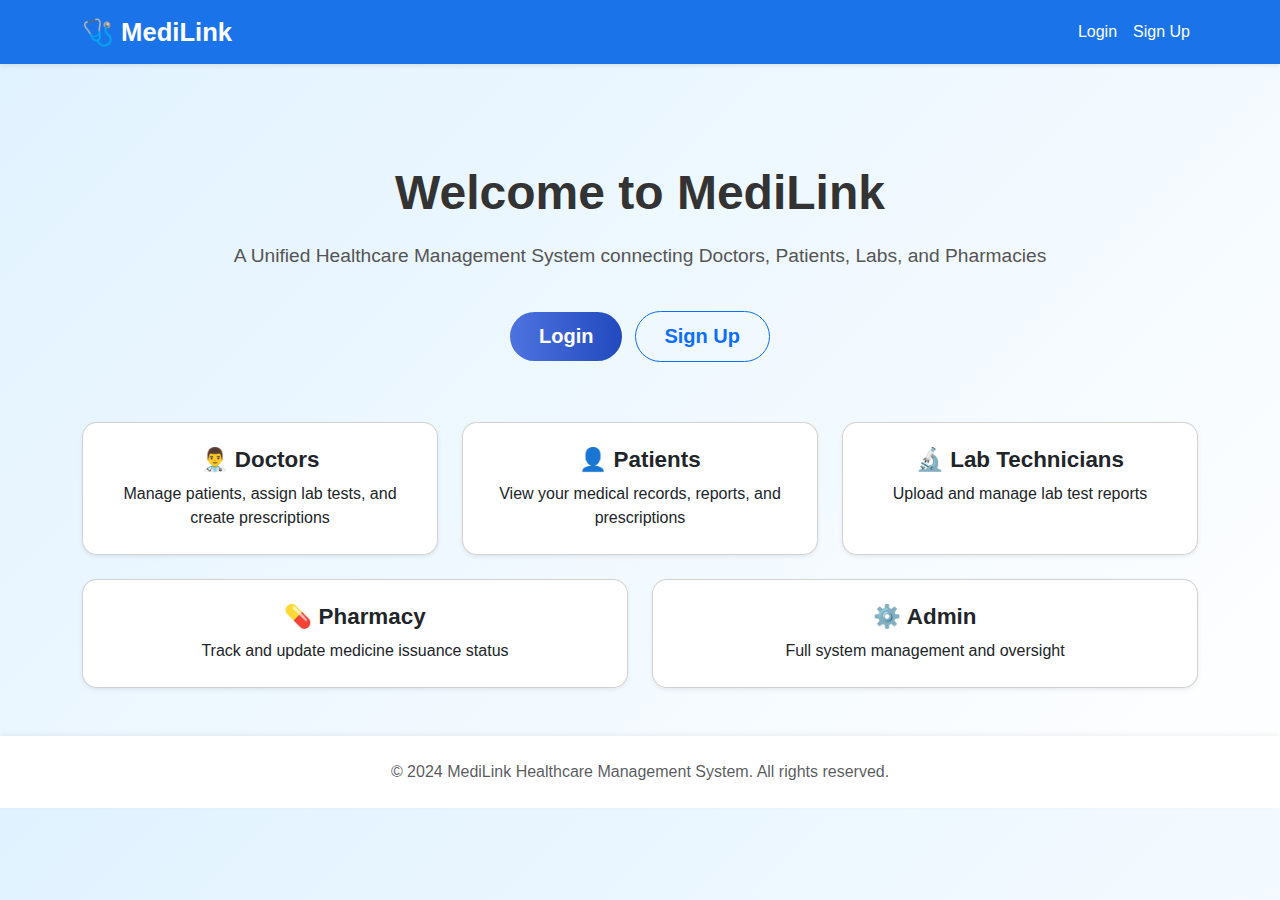
<file: index.html>
<!DOCTYPE html>
<html lang="en">
<head>
<meta charset="UTF-8">
<meta name="viewport" content="width=device-width, initial-scale=1.0">
<title>MediLink - Healthcare Management System</title>
<link href="https://cdn.jsdelivr.net/npm/bootstrap@5.3.0/dist/css/bootstrap.min.css" rel="stylesheet">
<style>
    body {
        font-family: 'Segoe UI', Tahoma, Geneva, Verdana, sans-serif;
        background: linear-gradient(135deg, #e0f2ff 0%, #ffffff 100%);
        color: #333;
    }
    .navbar {
        background: #1a73e8;
    }
    .navbar-brand {
        font-size: 1.6rem;
        font-weight: bold;
    }
    .nav-link {
        color: #fff !important;
        font-weight: 500;
    }
    .hero-section {
        padding: 100px 0 60px;
        text-align: center;
    }
    .hero-section h1 {
        font-size: 3rem;
        font-weight: 700;
        margin-bottom: 20px;
    }
    .hero-section p {
        font-size: 1.2rem;
        color: #555;
        margin-bottom: 40px;
    }
    .card {
        border-radius: 15px;
        transition: transform 0.3s, box-shadow 0.3s;
        background: #fff;
    }
    .card:hover {
        transform: translateY(-5px);
        box-shadow: 0 12px 20px rgba(0,0,0,0.15);
    }
    .card-title {
        font-size: 1.4rem;
        font-weight: 600;
    }
    .btn-primary {
        background: linear-gradient(90deg,#4e73df,#224abe);
        border: none;
        border-radius: 50px;
        padding: 0.6rem 1.8rem;
        font-weight: 600;
        transition: 0.3s;
    }
    .btn-primary:hover {
        background: linear-gradient(90deg,#224abe,#4e73df);
    }
    .btn-outline-primary {
        border-radius: 50px;
        padding: 0.6rem 1.8rem;
        font-weight: 600;
    }
    footer {
        background: #ffffff;
        box-shadow: 0 -2px 5px rgba(0,0,0,0.05);
    }
</style>
</head>
<body>

<nav class="navbar navbar-expand-lg navbar-dark shadow-sm">
    <div class="container">
        <a class="navbar-brand" href="index.html">🩺 MediLink</a>
        <div class="navbar-nav ms-auto">
            <a class="nav-link" href="login.html">Login</a>
            <a class="nav-link" href="signup.html">Sign Up</a>
        </div>
    </div>
</nav>

<section class="hero-section">
    <div class="container">
        <h1>Welcome to MediLink</h1>
        <p>A Unified Healthcare Management System connecting Doctors, Patients, Labs, and Pharmacies</p>
        <a href="login.html" class="btn btn-primary btn-lg me-2">Login</a>
        <a href="signup.html" class="btn btn-outline-primary btn-lg">Sign Up</a>
    </div>
</section>

<div class="container mb-5">
    <div class="row g-4 justify-content-center">
        <div class="col-md-4">
            <div class="card h-100 shadow-sm text-center p-4">
                <h3 class="card-title">👨‍⚕️ Doctors</h3>
                <p class="card-text">Manage patients, assign lab tests, and create prescriptions</p>
            </div>
        </div>
        <div class="col-md-4">
            <div class="card h-100 shadow-sm text-center p-4">
                <h3 class="card-title">👤 Patients</h3>
                <p class="card-text">View your medical records, reports, and prescriptions</p>
            </div>
        </div>
        <div class="col-md-4">
            <div class="card h-100 shadow-sm text-center p-4">
                <h3 class="card-title">🔬 Lab Technicians</h3>
                <p class="card-text">Upload and manage lab test reports</p>
            </div>
        </div>
        <div class="col-md-6">
            <div class="card h-100 shadow-sm text-center p-4">
                <h3 class="card-title">💊 Pharmacy</h3>
                <p class="card-text">Track and update medicine issuance status</p>
            </div>
        </div>
        <div class="col-md-6">
            <div class="card h-100 shadow-sm text-center p-4">
                <h3 class="card-title">⚙️ Admin</h3>
                <p class="card-text">Full system management and oversight</p>
            </div>
        </div>
    </div>
</div>

<footer class="py-4 text-center">
    <div class="container">
        <p class="mb-0 text-muted">&copy; 2024 MediLink Healthcare Management System. All rights reserved.</p>
    </div>
</footer>

<script src="https://cdn.jsdelivr.net/npm/bootstrap@5.3.0/dist/js/bootstrap.bundle.min.js"></script>
</body>
</html>
</file>
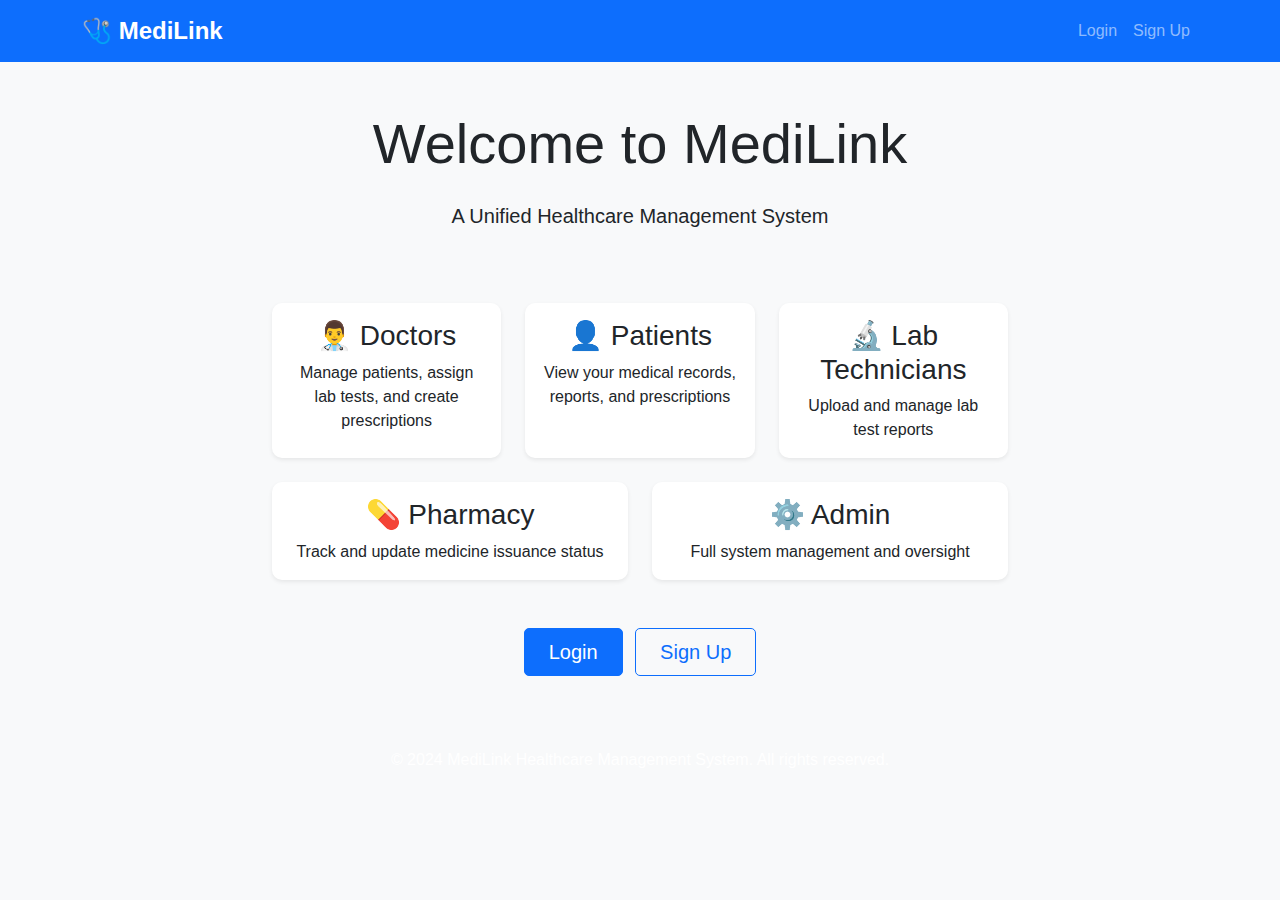
<file: index1.html>
<!DOCTYPE html>
<html lang="en">
<head>
    <meta charset="UTF-8">
    <meta name="viewport" content="width=device-width, initial-scale=1.0">
    <title>MediLink - Healthcare Management System</title>
    <link href="https://cdn.jsdelivr.net/npm/bootstrap@5.3.0/dist/css/bootstrap.min.css" rel="stylesheet">
    <link rel="stylesheet" href="css/styles.css">
</head>
<body>
    <nav class="navbar navbar-expand-lg navbar-dark bg-primary">
        <div class="container">
            <a class="navbar-brand" href="index.html">
                <strong>🩺 MediLink</strong>
            </a>
            <div class="navbar-nav ms-auto">
                <a class="nav-link" href="login.html">Login</a>
                <a class="nav-link" href="signup.html">Sign Up</a>
            </div>
        </div>
    </nav>

    <div class="container mt-5">
        <div class="row justify-content-center">
            <div class="col-md-8 text-center">
                <h1 class="display-4 mb-4">Welcome to MediLink</h1>
                <p class="lead mb-5">A Unified Healthcare Management System</p>
                
                <div class="row g-4 mt-4">
                    <div class="col-md-4">
                        <div class="card h-100 shadow-sm">
                            <div class="card-body">
                                <h3 class="card-title">👨‍⚕️ Doctors</h3>
                                <p class="card-text">Manage patients, assign lab tests, and create prescriptions</p>
                            </div>
                        </div>
                    </div>
                    <div class="col-md-4">
                        <div class="card h-100 shadow-sm">
                            <div class="card-body">
                                <h3 class="card-title">👤 Patients</h3>
                                <p class="card-text">View your medical records, reports, and prescriptions</p>
                            </div>
                        </div>
                    </div>
                    <div class="col-md-4">
                        <div class="card h-100 shadow-sm">
                            <div class="card-body">
                                <h3 class="card-title">🔬 Lab Technicians</h3>
                                <p class="card-text">Upload and manage lab test reports</p>
                            </div>
                        </div>
                    </div>
                    <div class="col-md-6">
                        <div class="card h-100 shadow-sm">
                            <div class="card-body">
                                <h3 class="card-title">💊 Pharmacy</h3>
                                <p class="card-text">Track and update medicine issuance status</p>
                            </div>
                        </div>
                    </div>
                    <div class="col-md-6">
                        <div class="card h-100 shadow-sm">
                            <div class="card-body">
                                <h3 class="card-title">⚙️ Admin</h3>
                                <p class="card-text">Full system management and oversight</p>
                            </div>
                        </div>
                    </div>
                </div>

                <div class="mt-5">
                    <a href="login.html" class="btn btn-primary btn-lg me-2">Login</a>
                    <a href="signup.html" class="btn btn-outline-primary btn-lg">Sign Up</a>
                </div>
            </div>
        </div>
    </div>

    <footer class="mt-5 py-4 bg-light text-center">
        <div class="container">
            <p class="mb-0">&copy; 2024 MediLink Healthcare Management System. All rights reserved.</p>
        </div>
    </footer>

    <script src="https://cdn.jsdelivr.net/npm/bootstrap@5.3.0/dist/js/bootstrap.bundle.min.js"></script>
</body>
</html>
</file>
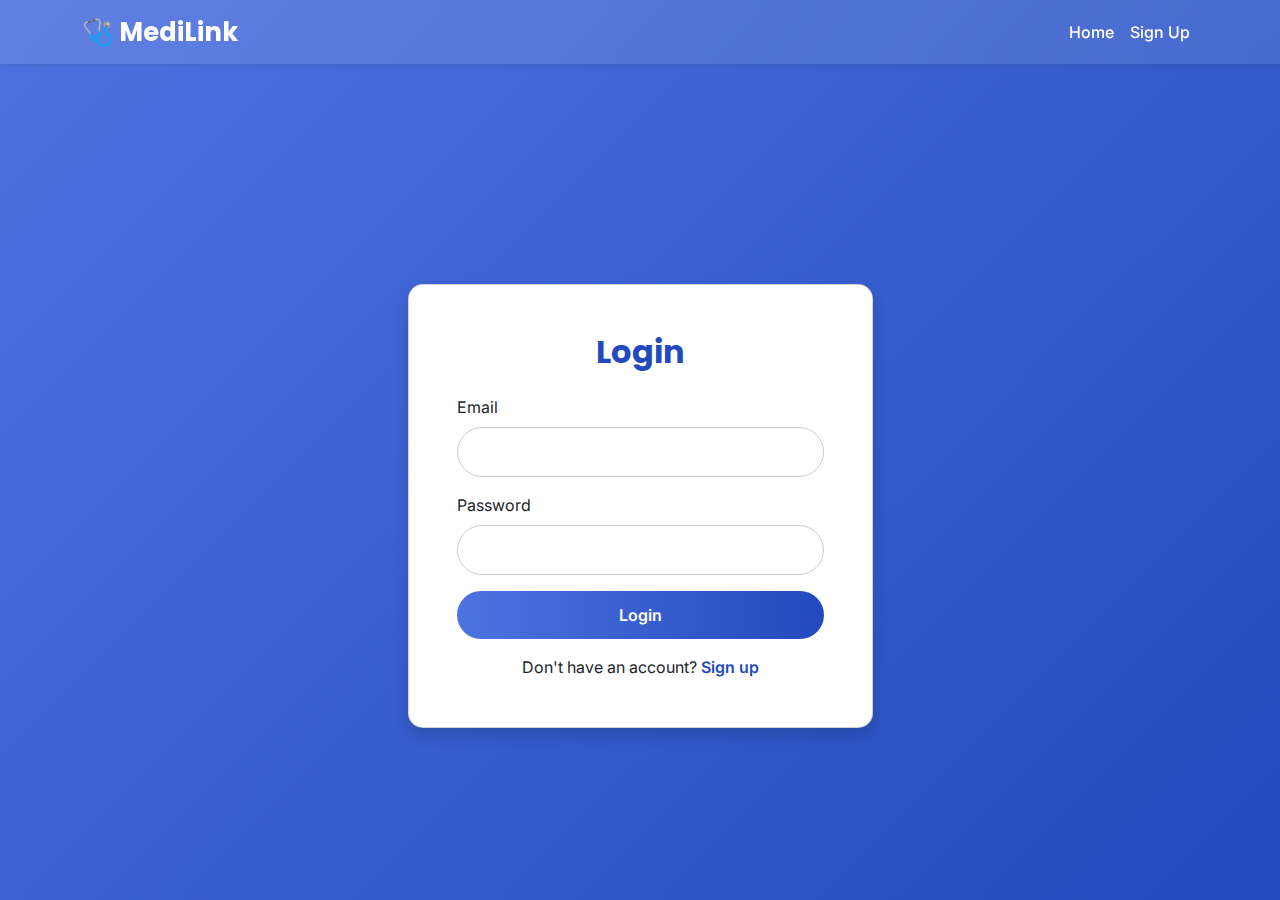
<file: login.html>
<!DOCTYPE html>
<html lang="en">
<head>
<meta charset="UTF-8">
<meta name="viewport" content="width=device-width, initial-scale=1.0">
<title>Login - MediLink</title>
<link href="https://cdn.jsdelivr.net/npm/bootstrap@5.3.0/dist/css/bootstrap.min.css" rel="stylesheet">
<link href="https://fonts.googleapis.com/css2?family=Inter:wght@400;600&family=Poppins:wght@500;700&display=swap" rel="stylesheet">
<style>
    body {
        font-family: 'Inter', sans-serif;
        background: linear-gradient(135deg, #4e73df, #224abe);
        min-height: 100vh;
        display: flex;
        flex-direction: column;
    }
    .navbar {
        background: rgba(255,255,255,0.1) !important;
        backdrop-filter: blur(10px);
    }
    .navbar-brand {
        font-family: 'Poppins', sans-serif;
        font-weight: 700;
        font-size: 1.6rem;
        color: #fff !important;
    }
    .nav-link {
        color: #fff !important;
        font-weight: 500;
        transition: 0.3s;
    }
    .nav-link:hover {
        color: #ffd700 !important;
    }
    .container {
        flex: 1;
    }
    .card {
        border-radius: 15px;
        box-shadow: 0 15px 40px rgba(0,0,0,0.3);
        animation: fadeInUp 0.8s ease forwards;
    }
    @keyframes fadeInUp {
        0% { opacity: 0; transform: translateY(30px); }
        100% { opacity: 1; transform: translateY(0); }
    }
    .card-title {
        font-family: 'Poppins', sans-serif;
        font-weight: 700;
        color: #224abe;
    }
    .form-control {
        border-radius: 50px;
        padding: 0.75rem 1rem;
        border: 1px solid #ccc;
        transition: 0.3s;
    }
    .form-control:focus {
        border-color: #4e73df;
        box-shadow: 0 0 8px rgba(78,115,223,0.3);
    }
    .btn-primary {
        background: linear-gradient(90deg,#4e73df,#224abe);
        border: none;
        border-radius: 50px;
        font-weight: 600;
        padding: 0.75rem;
        transition: 0.3s;
    }
    .btn-primary:hover {
        background: linear-gradient(90deg,#224abe,#4e73df);
        box-shadow: 0 6px 15px rgba(0,0,0,0.3);
    }
    .text-center p a {
        color: #224abe;
        font-weight: 600;
        text-decoration: none;
        transition: 0.3s;
    }
    .text-center p a:hover {
        text-decoration: underline;
    }
</style>
</head>
<body>
<nav class="navbar navbar-expand-lg shadow-sm">
    <div class="container">
        <a class="navbar-brand" href="index.html">🩺 MediLink</a>
        <div class="navbar-nav ms-auto">
            <a class="nav-link" href="index.html">Home</a>
            <a class="nav-link" href="signup.html">Sign Up</a>
        </div>
    </div>
</nav>

<div class="container mt-5 d-flex justify-content-center align-items-center">
    <div class="col-md-5">
        <div class="card p-5 shadow">
            <h2 class="card-title text-center mb-4">Login</h2>
            <div id="alertContainer"></div>

            <form id="loginForm">
                <div class="mb-3">
                    <label for="email" class="form-label">Email</label>
                    <input type="email" class="form-control" id="email" required>
                </div>
                <div class="mb-3">
                    <label for="password" class="form-label">Password</label>
                    <input type="password" class="form-control" id="password" required>
                </div>
                <button type="submit" class="btn btn-primary w-100 mb-3">Login</button>
            </form>

            <div class="text-center">
                <p class="mb-0">Don't have an account? <a href="signup.html">Sign up</a></p>
            </div>
        </div>
    </div>
</div>

    <script src="https://cdn.jsdelivr.net/npm/bootstrap@5.3.0/dist/js/bootstrap.bundle.min.js"></script>
    <script src="js/config.js"></script>
    <script src="js/auth.js"></script>
<script>
    if (auth.isAuthenticated()) {
        const user = JSON.parse(localStorage.getItem('user'));
        window.location.href = `dashboard/${user.role}.html`;
    }

    document.getElementById('loginForm').addEventListener('submit', async (e) => {
        e.preventDefault();
        const email = document.getElementById('email').value;
        const password = document.getElementById('password').value;
        const alertContainer = document.getElementById('alertContainer');
        alertContainer.innerHTML = '';

        try {
            const result = await auth.login(email, password);
            if (result.success) {
                window.location.href = `dashboard/${result.user.role}.html`;
            } else {
                showAlert('danger', result.error || 'Login failed');
            }
        } catch (error) {
            showAlert('danger', error.message || 'An error occurred');
        }
    });

    function showAlert(type, message) {
        const alertContainer = document.getElementById('alertContainer');
        alertContainer.innerHTML = `
            <div class="alert alert-${type} alert-dismissible fade show" role="alert">
                ${message}
                <button type="button" class="btn-close" data-bs-dismiss="alert"></button>
            </div>
        `;
    }
</script>
</body>
</html>
</file>
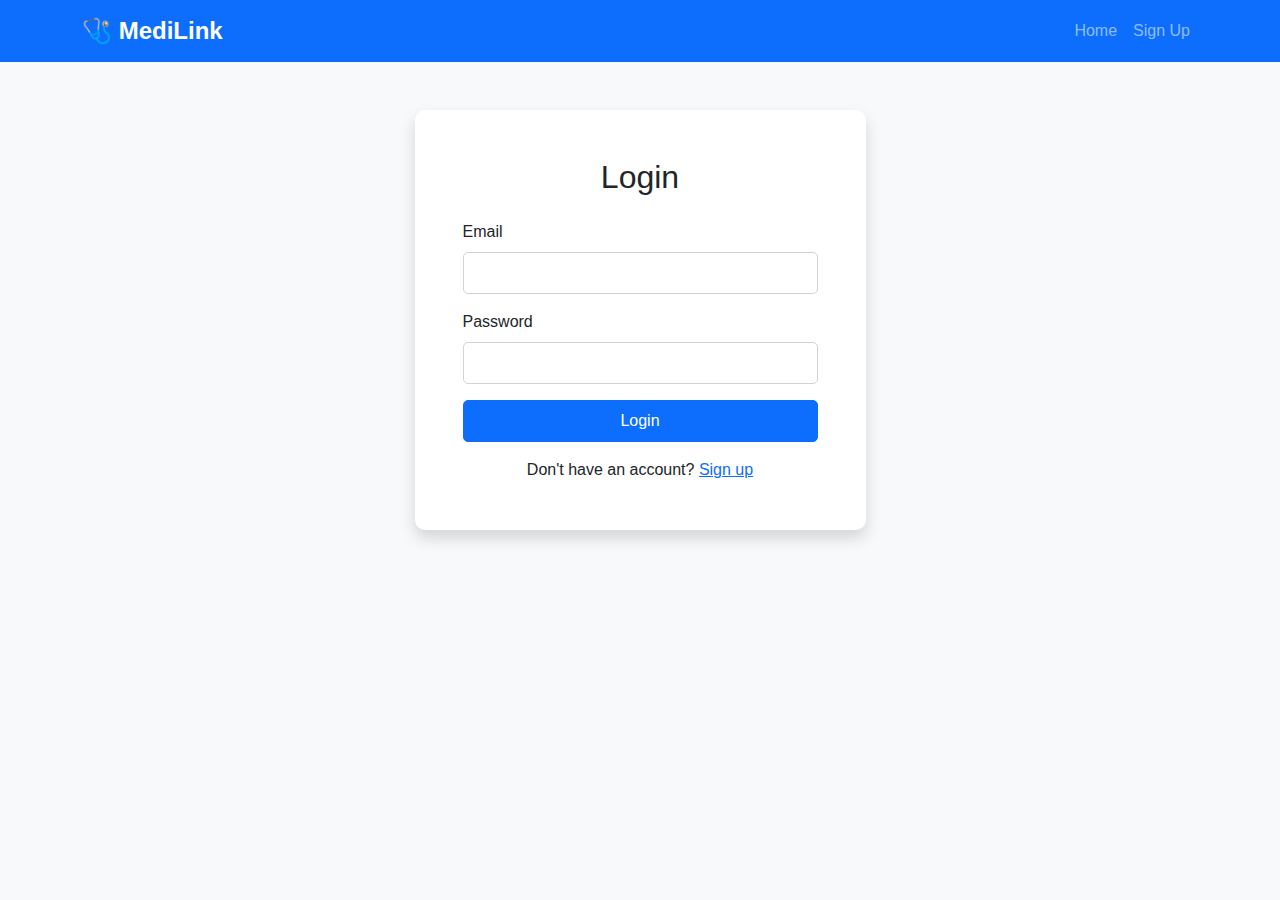
<file: login1.html>
<!DOCTYPE html>
<html lang="en">
<head>
    <meta charset="UTF-8">
    <meta name="viewport" content="width=device-width, initial-scale=1.0">
    <title>Login - MediLink</title>
    <link href="https://cdn.jsdelivr.net/npm/bootstrap@5.3.0/dist/css/bootstrap.min.css" rel="stylesheet">
    <link rel="stylesheet" href="css/styles.css">
</head>
<body>
    <nav class="navbar navbar-expand-lg navbar-dark bg-primary">
        <div class="container">
            <a class="navbar-brand" href="index.html">
                <strong>🩺 MediLink</strong>
            </a>
            <div class="navbar-nav ms-auto">
                <a class="nav-link" href="index.html">Home</a>
                <a class="nav-link" href="signup.html">Sign Up</a>
            </div>
        </div>
    </nav>

    <div class="container mt-5">
        <div class="row justify-content-center">
            <div class="col-md-5">
                <div class="card shadow">
                    <div class="card-body p-5">
                        <h2 class="card-title text-center mb-4">Login</h2>
                        <div id="alertContainer"></div>
                        
                        <form id="loginForm">
                            <div class="mb-3">
                                <label for="email" class="form-label">Email</label>
                                <input type="email" class="form-control" id="email" required>
                            </div>
                            <div class="mb-3">
                                <label for="password" class="form-label">Password</label>
                                <input type="password" class="form-control" id="password" required>
                            </div>
                            <button type="submit" class="btn btn-primary w-100 mb-3">Login</button>
                        </form>
                        
                        <div class="text-center">
                            <p class="mb-0">Don't have an account? <a href="signup.html">Sign up</a></p>
                        </div>
                    </div>
                </div>
            </div>
        </div>
    </div>

    <script src="https://cdn.jsdelivr.net/npm/bootstrap@5.3.0/dist/js/bootstrap.bundle.min.js"></script>
    <script src="js/auth.js"></script>
    <script>
        // Check if already logged in
        if (auth.isAuthenticated()) {
            const user = JSON.parse(localStorage.getItem('user'));
            window.location.href = `dashboard/${user.role}.html`;
        }

        // Handle login form
        document.getElementById('loginForm').addEventListener('submit', async (e) => {
            e.preventDefault();
            const email = document.getElementById('email').value;
            const password = document.getElementById('password').value;
            
            const alertContainer = document.getElementById('alertContainer');
            alertContainer.innerHTML = '';

            try {
                const result = await auth.login(email, password);
                if (result.success) {
                    // Redirect based on role
                    window.location.href = `dashboard/${result.user.role}.html`;
                } else {
                    showAlert('danger', result.error || 'Login failed');
                }
            } catch (error) {
                showAlert('danger', error.message || 'An error occurred');
            }
        });

        function showAlert(type, message) {
            const alertContainer = document.getElementById('alertContainer');
            alertContainer.innerHTML = `
                <div class="alert alert-${type} alert-dismissible fade show" role="alert">
                    ${message}
                    <button type="button" class="btn-close" data-bs-dismiss="alert"></button>
                </div>
            `;
        }
    </script>
</body>
</html>
</file>
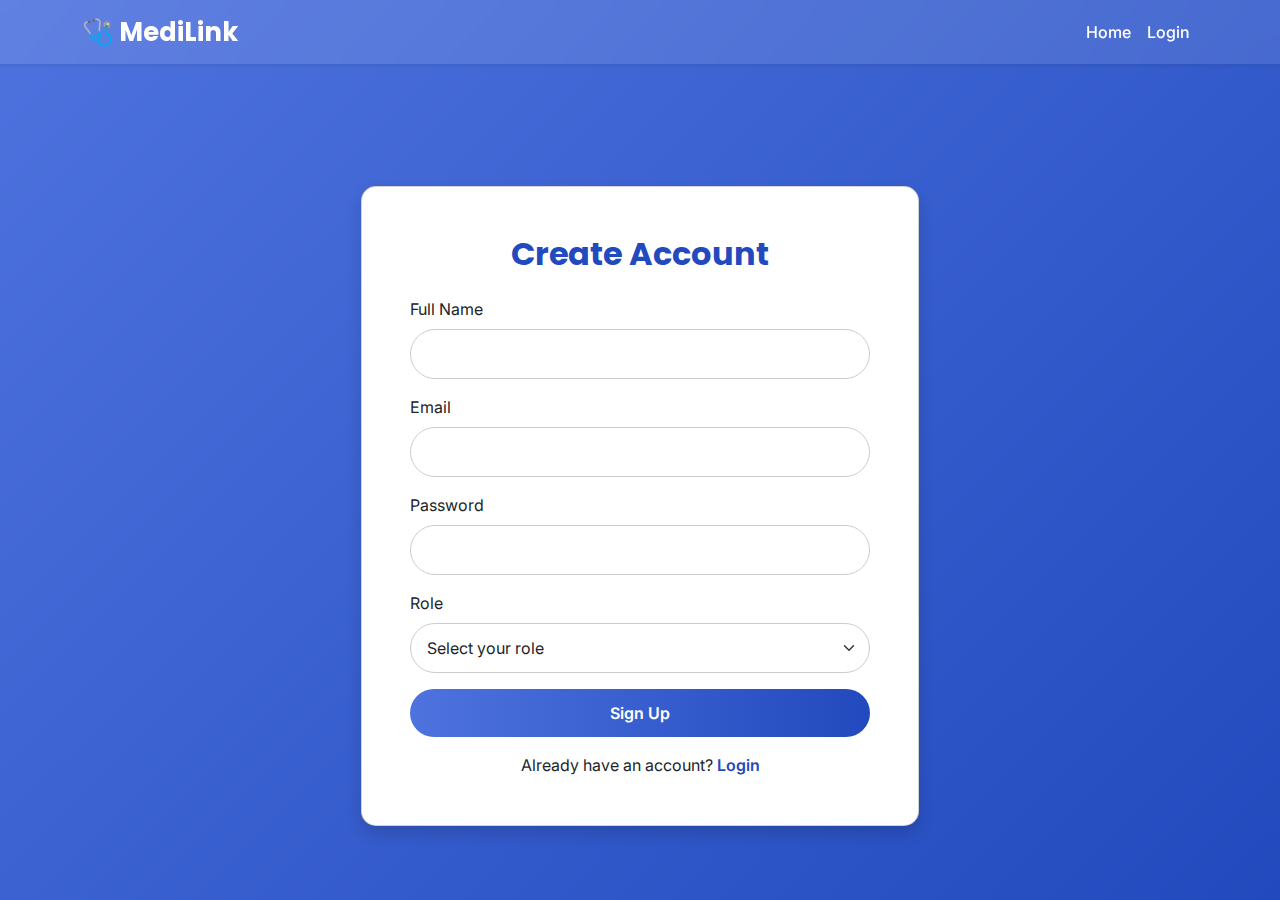
<file: signup.html>
<!DOCTYPE html>
<html lang="en">
<head>
<meta charset="UTF-8">
<meta name="viewport" content="width=device-width, initial-scale=1.0">
<title>Sign Up - MediLink</title>
<link href="https://cdn.jsdelivr.net/npm/bootstrap@5.3.0/dist/css/bootstrap.min.css" rel="stylesheet">
<link href="https://fonts.googleapis.com/css2?family=Inter:wght@400;600&family=Poppins:wght@500;700&display=swap" rel="stylesheet">
<style>
    body {
        font-family: 'Inter', sans-serif;
        background: linear-gradient(135deg, #4e73df, #224abe);
        min-height: 100vh;
        display: flex;
        flex-direction: column;
    }
    .navbar {
        background: rgba(255,255,255,0.1) !important;
        backdrop-filter: blur(10px);
    }
    .navbar-brand {
        font-family: 'Poppins', sans-serif;
        font-weight: 700;
        font-size: 1.6rem;
        color: #fff !important;
    }
    .nav-link {
        color: #fff !important;
        font-weight: 500;
        transition: 0.3s;
    }
    .nav-link:hover {
        color: #ffd700 !important;
    }
    .container {
        flex: 1;
    }
    .card {
        border-radius: 15px;
        box-shadow: 0 15px 40px rgba(0,0,0,0.3);
        animation: fadeInUp 0.8s ease forwards;
    }
    @keyframes fadeInUp {
        0% { opacity: 0; transform: translateY(30px); }
        100% { opacity: 1; transform: translateY(0); }
    }
    .card-title {
        font-family: 'Poppins', sans-serif;
        font-weight: 700;
        color: #224abe;
    }
    .form-control, .form-select {
        border-radius: 50px;
        padding: 0.75rem 1rem;
        border: 1px solid #ccc;
        transition: 0.3s;
    }
    .form-control:focus, .form-select:focus {
        border-color: #4e73df;
        box-shadow: 0 0 8px rgba(78,115,223,0.3);
    }
    .btn-primary {
        background: linear-gradient(90deg,#4e73df,#224abe);
        border: none;
        border-radius: 50px;
        font-weight: 600;
        padding: 0.75rem;
        transition: 0.3s;
    }
    .btn-primary:hover {
        background: linear-gradient(90deg,#224abe,#4e73df);
        box-shadow: 0 6px 15px rgba(0,0,0,0.3);
    }
    .text-center p a {
        color: #224abe;
        font-weight: 600;
        text-decoration: none;
        transition: 0.3s;
    }
    .text-center p a:hover {
        text-decoration: underline;
    }
</style>
</head>
<body>
<nav class="navbar navbar-expand-lg shadow-sm">
    <div class="container">
        <a class="navbar-brand" href="index.html">🩺 MediLink</a>
        <div class="navbar-nav ms-auto">
            <a class="nav-link" href="index.html">Home</a>
            <a class="nav-link" href="login.html">Login</a>
        </div>
    </div>
</nav>

<div class="container mt-5 d-flex justify-content-center align-items-center">
    <div class="col-md-6">
        <div class="card p-5 shadow">
            <h2 class="card-title text-center mb-4">Create Account</h2>
            <div id="alertContainer"></div>

            <form id="signupForm">
                <div class="mb-3">
                    <label for="name" class="form-label">Full Name</label>
                    <input type="text" class="form-control" id="name" required>
                </div>
                <div class="mb-3">
                    <label for="email" class="form-label">Email</label>
                    <input type="email" class="form-control" id="email" required>
                </div>
                <div class="mb-3">
                    <label for="password" class="form-label">Password</label>
                    <input type="password" class="form-control" id="password" required minlength="6">
                </div>
                <div class="mb-3">
                    <label for="role" class="form-label">Role</label>
                    <select class="form-select" id="role" required>
                        <option value="">Select your role</option>
                        <option value="admin">Admin</option>
                        <option value="doctor">Doctor</option>
                        <option value="patient">Patient</option>
                        <option value="lab">Lab Technician</option>
                        <option value="pharmacy">Pharmacy</option>
                    </select>
                </div>
                <button type="submit" class="btn btn-primary w-100 mb-3">Sign Up</button>
            </form>

            <div class="text-center">
                <p class="mb-0">Already have an account? <a href="login.html">Login</a></p>
            </div>
        </div>
    </div>
</div>

    <script src="https://cdn.jsdelivr.net/npm/bootstrap@5.3.0/dist/js/bootstrap.bundle.min.js"></script>
    <script src="js/config.js"></script>
    <script src="js/auth.js"></script>
<script>
    document.getElementById('signupForm').addEventListener('submit', async (e) => {
        e.preventDefault();
        const name = document.getElementById('name').value;
        const email = document.getElementById('email').value;
        const password = document.getElementById('password').value;
        const role = document.getElementById('role').value;

        const alertContainer = document.getElementById('alertContainer');
        alertContainer.innerHTML = '';

        try {
            const result = await auth.signup({ name, email, password, role });
            if (result.success) {
                showAlert('success', 'Account created successfully! Redirecting...');
                setTimeout(() => {
                    window.location.href = `dashboard/${result.user.role}.html`;
                }, 1500);
            } else {
                showAlert('danger', result.error || 'Signup failed');
            }
        } catch (error) {
            showAlert('danger', error.message || 'An error occurred');
        }
    });

    function showAlert(type, message) {
        const alertContainer = document.getElementById('alertContainer');
        alertContainer.innerHTML = `
            <div class="alert alert-${type} alert-dismissible fade show" role="alert">
                ${message}
                <button type="button" class="btn-close" data-bs-dismiss="alert"></button>
            </div>
        `;
    }
</script>
</body>
</html>
</file>
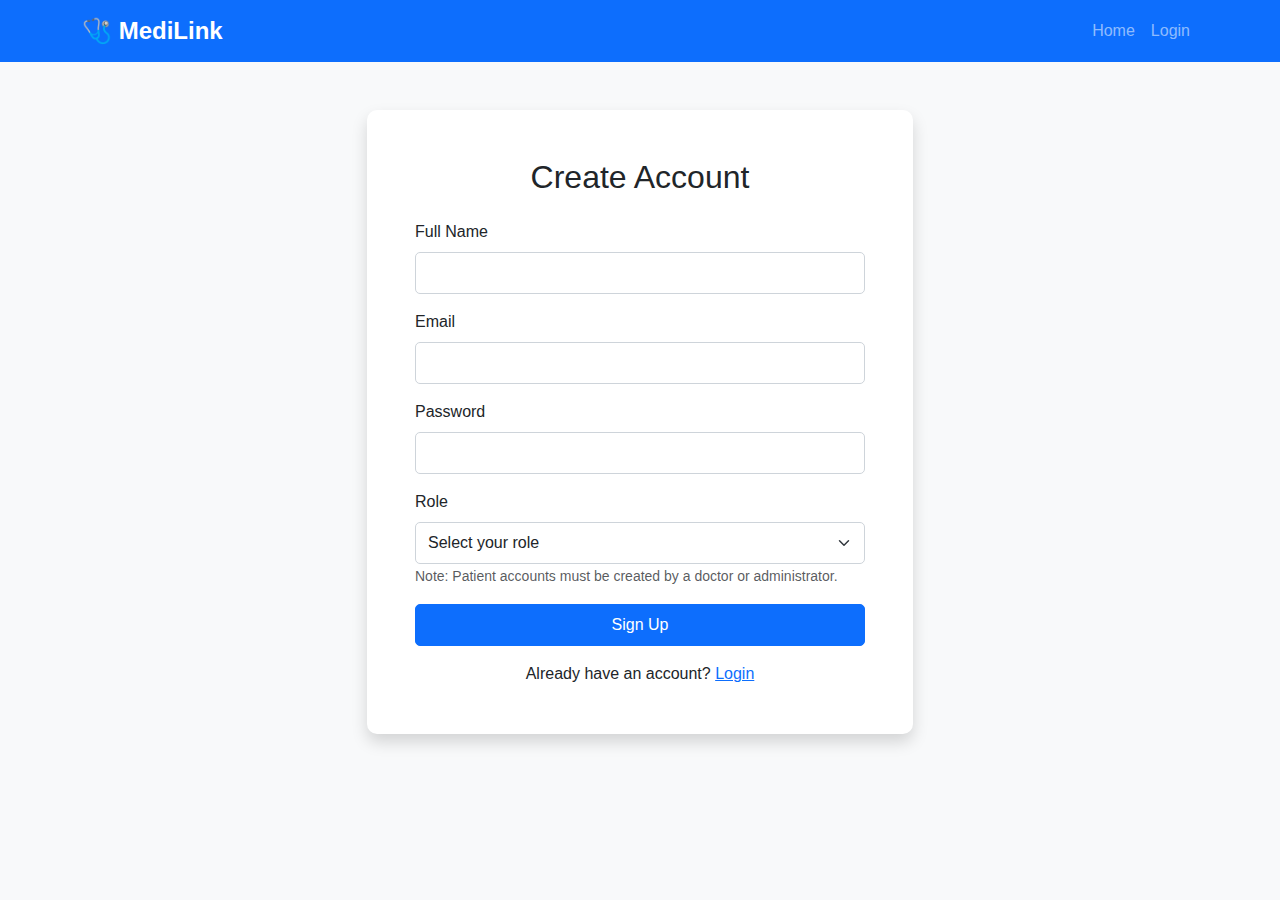
<file: signup1.html>
<!DOCTYPE html>
<html lang="en">
<head>
    <meta charset="UTF-8">
    <meta name="viewport" content="width=device-width, initial-scale=1.0">
    <title>Sign Up - MediLink</title>
    <link href="https://cdn.jsdelivr.net/npm/bootstrap@5.3.0/dist/css/bootstrap.min.css" rel="stylesheet">
    <link rel="stylesheet" href="css/styles.css">
</head>
<body>
    <nav class="navbar navbar-expand-lg navbar-dark bg-primary">
        <div class="container">
            <a class="navbar-brand" href="index.html">
                <strong>🩺 MediLink</strong>
            </a>
            <div class="navbar-nav ms-auto">
                <a class="nav-link" href="index.html">Home</a>
                <a class="nav-link" href="login.html">Login</a>
            </div>
        </div>
    </nav>

    <div class="container mt-5">
        <div class="row justify-content-center">
            <div class="col-md-6">
                <div class="card shadow">
                    <div class="card-body p-5">
                        <h2 class="card-title text-center mb-4">Create Account</h2>
                        <div id="alertContainer"></div>
                        
                        <form id="signupForm">
                            <div class="mb-3">
                                <label for="name" class="form-label">Full Name</label>
                                <input type="text" class="form-control" id="name" required>
                            </div>
                            <div class="mb-3">
                                <label for="email" class="form-label">Email</label>
                                <input type="email" class="form-control" id="email" required>
                            </div>
                            <div class="mb-3">
                                <label for="password" class="form-label">Password</label>
                                <input type="password" class="form-control" id="password" required minlength="6">
                            </div>
                            <div class="mb-3">
                                <label for="role" class="form-label">Role</label>
                                <select class="form-select" id="role" required>
                                    <option value="">Select your role</option>
                                    <option value="admin">Admin</option>
                                    <option value="doctor">Doctor</option>
                                    <option value="lab">Lab Technician</option>
                                    <option value="pharmacy">Pharmacy</option>
                                </select>
                                <small class="text-muted">Note: Patient accounts must be created by a doctor or administrator.</small>
                            </div>
                            <button type="submit" class="btn btn-primary w-100 mb-3">Sign Up</button>
                        </form>
                        
                        <div class="text-center">
                            <p class="mb-0">Already have an account? <a href="login.html">Login</a></p>
                        </div>
                    </div>
                </div>
            </div>
        </div>
    </div>

    <script src="https://cdn.jsdelivr.net/npm/bootstrap@5.3.0/dist/js/bootstrap.bundle.min.js"></script>
    <script src="js/auth.js"></script>
    <script>
        // Handle signup form
        document.getElementById('signupForm').addEventListener('submit', async (e) => {
            e.preventDefault();
            const name = document.getElementById('name').value;
            const email = document.getElementById('email').value;
            const password = document.getElementById('password').value;
            const role = document.getElementById('role').value;
            
            const alertContainer = document.getElementById('alertContainer');
            alertContainer.innerHTML = '';

            try {
                const result = await auth.signup({ name, email, password, role });
                if (result.success) {
                    showAlert('success', 'Account created successfully! Redirecting...');
                    setTimeout(() => {
                        window.location.href = `dashboard/${result.user.role}.html`;
                    }, 1500);
                } else {
                    showAlert('danger', result.error || 'Signup failed');
                }
            } catch (error) {
                showAlert('danger', error.message || 'An error occurred');
            }
        });

        function showAlert(type, message) {
            const alertContainer = document.getElementById('alertContainer');
            alertContainer.innerHTML = `
                <div class="alert alert-${type} alert-dismissible fade show" role="alert">
                    ${message}
                    <button type="button" class="btn-close" data-bs-dismiss="alert"></button>
                </div>
            `;
        }
    </script>
</body>
</html>
</file>
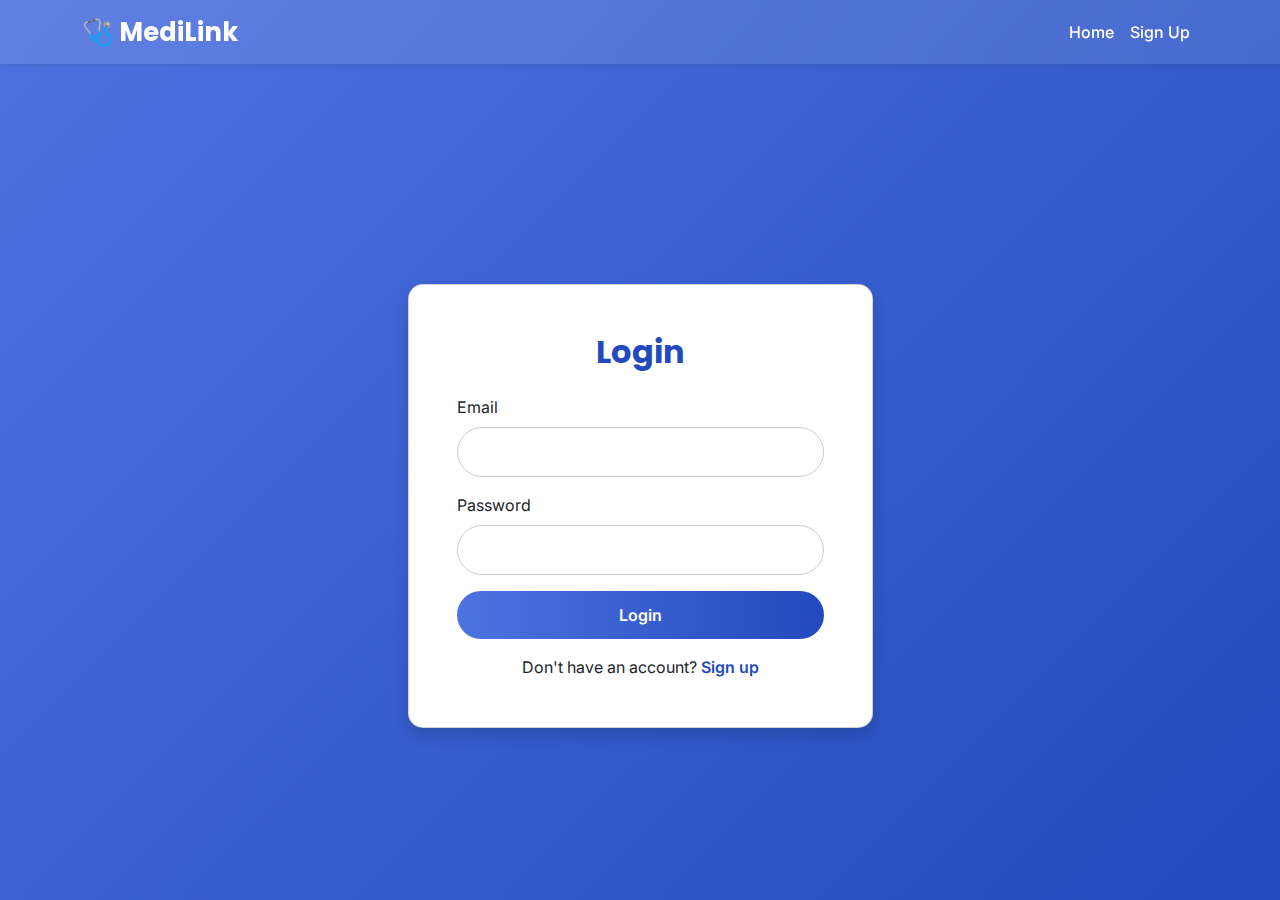
<file: dashboard/admin.html>
<!DOCTYPE html>
<html lang="en">
<head>
    <meta charset="UTF-8">
    <meta name="viewport" content="width=device-width, initial-scale=1.0">
    <title>Admin Dashboard - MediLink</title>
    <link href="https://cdn.jsdelivr.net/npm/bootstrap@5.3.0/dist/css/bootstrap.min.css" rel="stylesheet">
    <link rel="stylesheet" href="../css/styles.css">
</head>
<body>
    <nav class="navbar navbar-expand-lg navbar-dark bg-primary">
        <div class="container-fluid">
            <a class="navbar-brand" href="../index.html">
                <strong>🩺 MediLink</strong> - Admin
            </a>
            <div class="navbar-nav ms-auto">
                <span class="navbar-text me-3" id="userName"></span>
                <button class="btn btn-outline-light btn-sm" onclick="auth.logout()">Logout</button>
            </div>
        </div>
    </nav>

    <div class="container-fluid mt-4">
        <div class="dashboard-header">
            <h2>Admin Dashboard</h2>
            <p class="text-muted mb-0">Manage all system entities</p>
        </div>

        <!-- Statistics Cards -->
        <div class="row mb-4" id="statsContainer">
            <div class="col-md-3">
                <div class="stats-card">
                    <h3 id="totalUsers">-</h3>
                    <p>Total Users</p>
                </div>
            </div>
            <div class="col-md-3">
                <div class="stats-card">
                    <h3 id="totalPatients">-</h3>
                    <p>Total Patients</p>
                </div>
            </div>
            <div class="col-md-3">
                <div class="stats-card">
                    <h3 id="totalReports">-</h3>
                    <p>Total Reports</p>
                </div>
            </div>
            <div class="col-md-3">
                <div class="stats-card">
                    <h3 id="totalPrescriptions">-</h3>
                    <p>Total Prescriptions</p>
                </div>
            </div>
        </div>

        <!-- Tabs -->
        <ul class="nav nav-tabs mb-4" id="adminTabs" role="tablist">
            <li class="nav-item" role="presentation">
                <button class="nav-link active" id="users-tab" data-bs-toggle="tab" data-bs-target="#users" type="button">Users</button>
            </li>
            <li class="nav-item" role="presentation">
                <button class="nav-link" id="patients-tab" data-bs-toggle="tab" data-bs-target="#patients" type="button">Patients</button>
            </li>
            <li class="nav-item" role="presentation">
                <button class="nav-link" id="reports-tab" data-bs-toggle="tab" data-bs-target="#reports" type="button">Reports</button>
            </li>
            <li class="nav-item" role="presentation">
                <button class="nav-link" id="prescriptions-tab" data-bs-toggle="tab" data-bs-target="#prescriptions" type="button">Prescriptions</button>
            </li>
        </ul>

        <!-- Tab Content -->
        <div class="tab-content" id="adminTabContent">
            <!-- Users Tab -->
            <div class="tab-pane fade show active" id="users" role="tabpanel">
                <div class="card">
                    <div class="card-header">
                        <h5 class="mb-0">All Users</h5>
                    </div>
                    <div class="card-body">
                        <div class="table-responsive">
                            <table class="table table-hover">
                                <thead>
                                    <tr>
                                        <th>Name</th>
                                        <th>Email</th>
                                        <th>Role</th>
                                        <th>Created</th>
                                        <th>Actions</th>
                                    </tr>
                                </thead>
                                <tbody id="usersTableBody">
                                    <tr>
                                        <td colspan="5" class="text-center">Loading...</td>
                                    </tr>
                                </tbody>
                            </table>
                        </div>
                    </div>
                </div>
            </div>

            <!-- Patients Tab -->
            <div class="tab-pane fade" id="patients" role="tabpanel">
                <div class="card">
                    <div class="card-header">
                        <h5 class="mb-0">All Patients</h5>
                    </div>
                    <div class="card-body">
                        <div class="table-responsive">
                            <table class="table table-hover">
                                <thead>
                                    <tr>
                                        <th>Patient ID</th>
                                        <th>Name</th>
                                        <th>Age</th>
                                        <th>Gender</th>
                                        <th>Contact</th>
                                        <th>Created</th>
                                    </tr>
                                </thead>
                                <tbody id="patientsTableBody">
                                    <tr>
                                        <td colspan="6" class="text-center">Loading...</td>
                                    </tr>
                                </tbody>
                            </table>
                        </div>
                    </div>
                </div>
            </div>

            <!-- Reports Tab -->
            <div class="tab-pane fade" id="reports" role="tabpanel">
                <div class="card">
                    <div class="card-header">
                        <h5 class="mb-0">All Reports</h5>
                    </div>
                    <div class="card-body">
                        <div id="reportsContainer">
                            <p class="text-center">Loading...</p>
                        </div>
                    </div>
                </div>
            </div>

            <!-- Prescriptions Tab -->
            <div class="tab-pane fade" id="prescriptions" role="tabpanel">
                <div class="card">
                    <div class="card-header">
                        <h5 class="mb-0">All Prescriptions</h5>
                    </div>
                    <div class="card-body">
                        <div id="prescriptionsContainer">
                            <p class="text-center">Loading...</p>
                        </div>
                    </div>
                </div>
            </div>
        </div>
    </div>

    <script src="https://cdn.jsdelivr.net/npm/bootstrap@5.3.0/dist/js/bootstrap.bundle.min.js"></script>
    <script src="../js/config.js"></script>
    <script src="../js/auth.js"></script>
    <script src="../js/admin.js"></script>
    <script>
        // Check authentication
        if (!auth.isAuthenticated()) {
            window.location.href = '../login.html';
        } else {
            const user = auth.getUser();
            if (user.role !== 'admin') {
                window.location.href = `../dashboard/${user.role}.html`;
            } else {
                document.getElementById('userName').textContent = `Welcome, ${user.name}`;
                admin.loadDashboard();
            }
        }
    </script>
</body>
</html>
</file>
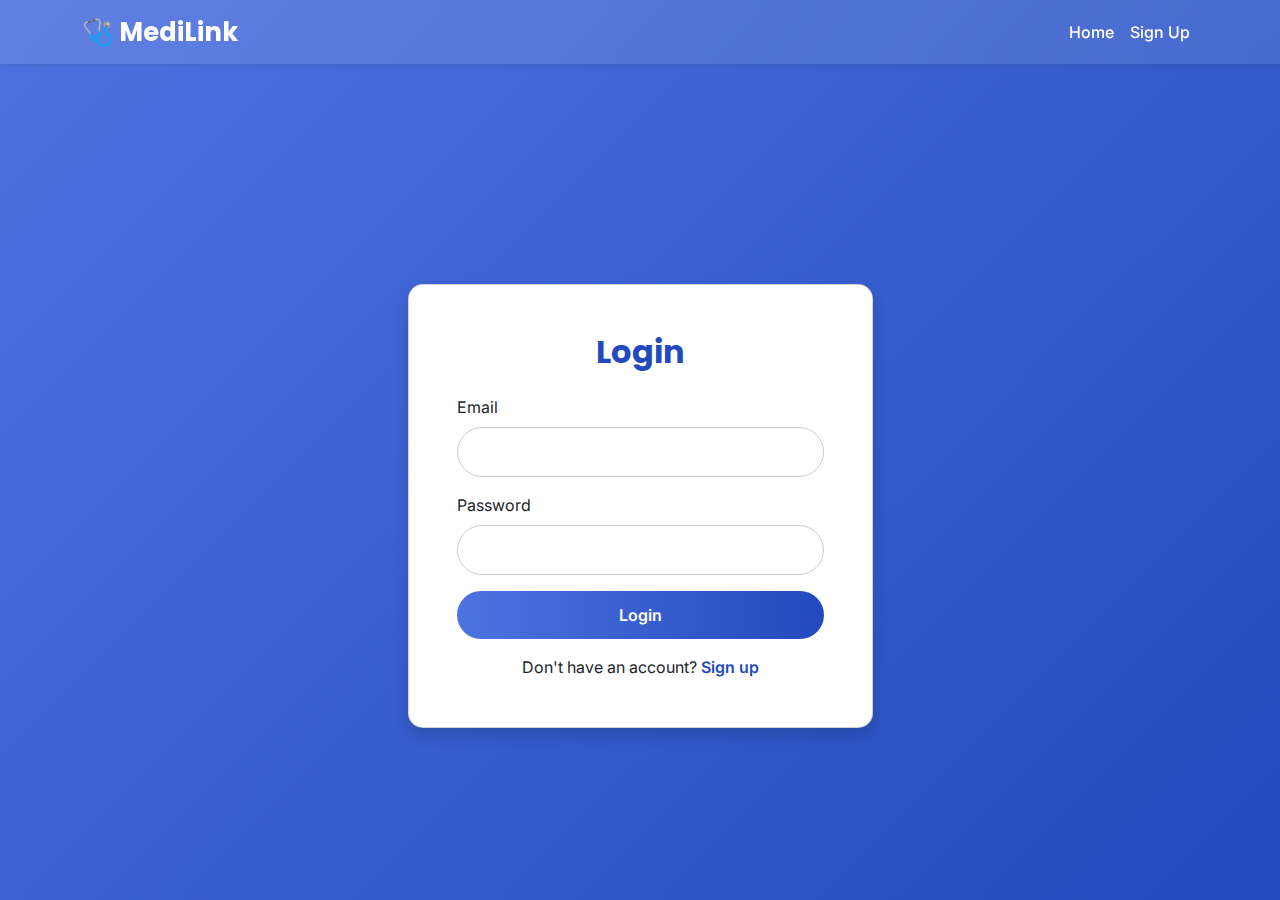
<file: dashboard/doctor.html>
<!DOCTYPE html>
<html lang="en">
<head>
    <meta charset="UTF-8">
    <meta name="viewport" content="width=device-width, initial-scale=1.0">
    <title>Doctor Dashboard - MediLink</title>
    <link href="https://cdn.jsdelivr.net/npm/bootstrap@5.3.0/dist/css/bootstrap.min.css" rel="stylesheet">
    <link rel="stylesheet" href="../css/styles.css">
</head>
<body>
    <nav class="navbar navbar-expand-lg navbar-dark bg-primary">
        <div class="container-fluid">
            <a class="navbar-brand" href="../index.html">
                <strong>🩺 MediLink</strong> - Doctor
            </a>
            <div class="navbar-nav ms-auto">
                <span class="navbar-text me-3" id="userName"></span>
                <button class="btn btn-outline-light btn-sm" onclick="auth.logout()">Logout</button>
            </div>
        </div>
    </nav>

    <div class="container-fluid mt-4">
        <div class="dashboard-header">
            <h2>Doctor Dashboard</h2>
            <p class="text-muted mb-0">Manage patients, assign tests, and create prescriptions</p>
        </div>

        <!-- Tabs -->
        <ul class="nav nav-tabs mb-4" id="doctorTabs" role="tablist">
            <li class="nav-item" role="presentation">
                <button class="nav-link active" id="search-tab" data-bs-toggle="tab" data-bs-target="#search" type="button">Search Patient</button>
            </li>
            <li class="nav-item" role="presentation">
                <button class="nav-link" id="create-tab" data-bs-toggle="tab" data-bs-target="#create" type="button">Create Patient</button>
            </li>
            <li class="nav-item" role="presentation">
                <button class="nav-link" id="lab-test-tab" data-bs-toggle="tab" data-bs-target="#lab-test" type="button">Assign Lab Test</button>
            </li>
            <li class="nav-item" role="presentation">
                <button class="nav-link" id="prescription-tab" data-bs-toggle="tab" data-bs-target="#prescription" type="button">Create Prescription</button>
            </li>
        </ul>

        <!-- Tab Content -->
        <div class="tab-content" id="doctorTabContent">
            <!-- Search Patient Tab -->
            <div class="tab-pane fade show active" id="search" role="tabpanel">
                <div class="card">
                    <div class="card-body">
                        <div class="row mb-3">
                            <div class="col-md-6">
                                <input type="text" class="form-control" id="searchPatientId" placeholder="Enter Patient ID">
                            </div>
                            <div class="col-md-6">
                                <button class="btn btn-primary" onclick="doctor.searchPatient()">Search</button>
                            </div>
                        </div>
                        <div id="patientSearchResult"></div>
                        <div id="patientReportsContainer"></div>
                    </div>
                </div>
            </div>

            <!-- Create Patient Tab -->
            <div class="tab-pane fade" id="create" role="tabpanel">
                <div class="card">
                    <div class="card-body">
                        <form id="createPatientForm">
                            <div class="row">
                                <div class="col-md-6 mb-3">
                                    <label class="form-label">Name</label>
                                    <input type="text" class="form-control" id="patientName" required>
                                </div>
                                <div class="col-md-6 mb-3">
                                    <label class="form-label">Age</label>
                                    <input type="number" class="form-control" id="patientAge" required>
                                </div>
                            </div>
                            <div class="row">
                                <div class="col-md-6 mb-3">
                                    <label class="form-label">Gender</label>
                                    <select class="form-select" id="patientGender" required>
                                        <option value="">Select</option>
                                        <option value="Male">Male</option>
                                        <option value="Female">Female</option>
                                        <option value="Other">Other</option>
                                    </select>
                                </div>
                                <div class="col-md-6 mb-3">
                                    <label class="form-label">Contact</label>
                                    <input type="text" class="form-control" id="patientContact" required>
                                </div>
                            </div>
                            <div class="row">
                                <div class="col-md-6 mb-3">
                                    <label class="form-label">Birth Year</label>
                                    <input type="number" class="form-control" id="patientBirthYear" required min="1900" max="2024">
                                </div>
                                <div class="col-md-6 mb-3">
                                    <label class="form-label">Photo (Optional)</label>
                                    <input type="file" class="form-control" id="patientPhoto" accept="image/*">
                                </div>
                            </div>
                            <div class="row">
                                <div class="col-md-6 mb-3">
                                    <label class="form-label">Email (for login) <span class="text-danger">*</span></label>
                                    <input type="email" class="form-control" id="patientEmail" required placeholder="patient@example.com">
                                    <small class="text-muted">This will be used for patient login</small>
                                </div>
                                <div class="col-md-6 mb-3">
                                    <label class="form-label">Password (for login) <span class="text-danger">*</span></label>
                                    <input type="password" class="form-control" id="patientPassword" required minlength="6" placeholder="Minimum 6 characters">
                                    <small class="text-muted">Share this securely with the patient</small>
                                </div>
                            </div>
                            <button type="submit" class="btn btn-primary">Create Patient</button>
                        </form>
                        <div id="createPatientAlert"></div>
                    </div>
                </div>
            </div>

            <!-- Assign Lab Test Tab -->
            <div class="tab-pane fade" id="lab-test" role="tabpanel">
                <div class="card">
                    <div class="card-body">
                        <form id="assignLabTestForm">
                            <div class="mb-3">
                                <label class="form-label">Patient ID</label>
                                <input type="text" class="form-control" id="labTestPatientId" required>
                            </div>
                            <div class="mb-3">
                                <label class="form-label">Test Name</label>
                                <input type="text" class="form-control" id="labTestName" required placeholder="e.g., Blood Test, X-Ray">
                            </div>
                            <button type="submit" class="btn btn-primary">Assign Lab Test</button>
                        </form>
                        <div id="assignLabTestAlert"></div>
                    </div>
                </div>
            </div>

            <!-- Create Prescription Tab -->
            <div class="tab-pane fade" id="prescription" role="tabpanel">
                <div class="card">
                    <div class="card-body">
                        <form id="createPrescriptionForm">
                            <div class="mb-3">
                                <label class="form-label">Patient ID</label>
                                <input type="text" class="form-control" id="prescriptionPatientId" required>
                            </div>
                            <div class="mb-3">
                                <label class="form-label">Medicines (One per line or comma-separated)</label>
                                <textarea class="form-control" id="prescriptionMedicines" rows="5" required placeholder="Medicine 1&#10;Medicine 2&#10;Medicine 3"></textarea>
                                <small class="text-muted">Enter each medicine on a new line or separate by commas</small>
                            </div>
                            <button type="submit" class="btn btn-primary">Create Prescription</button>
                        </form>
                        <div id="createPrescriptionAlert"></div>
                    </div>
                </div>
            </div>
        </div>
    </div>

    <script src="https://cdn.jsdelivr.net/npm/bootstrap@5.3.0/dist/js/bootstrap.bundle.min.js"></script>
    <script src="../js/config.js"></script>
    <script src="../js/auth.js"></script>
    <script src="../js/doctor.js"></script>
    <script>
        // Check authentication
        if (!auth.isAuthenticated()) {
            window.location.href = '../login.html';
        } else {
            const user = auth.getUser();
            if (user.role !== 'doctor') {
                window.location.href = `../dashboard/${user.role}.html`;
            } else {
                document.getElementById('userName').textContent = `Dr. ${user.name}`;
                doctor.init();
            }
        }
    </script>
</body>
</html>
</file>
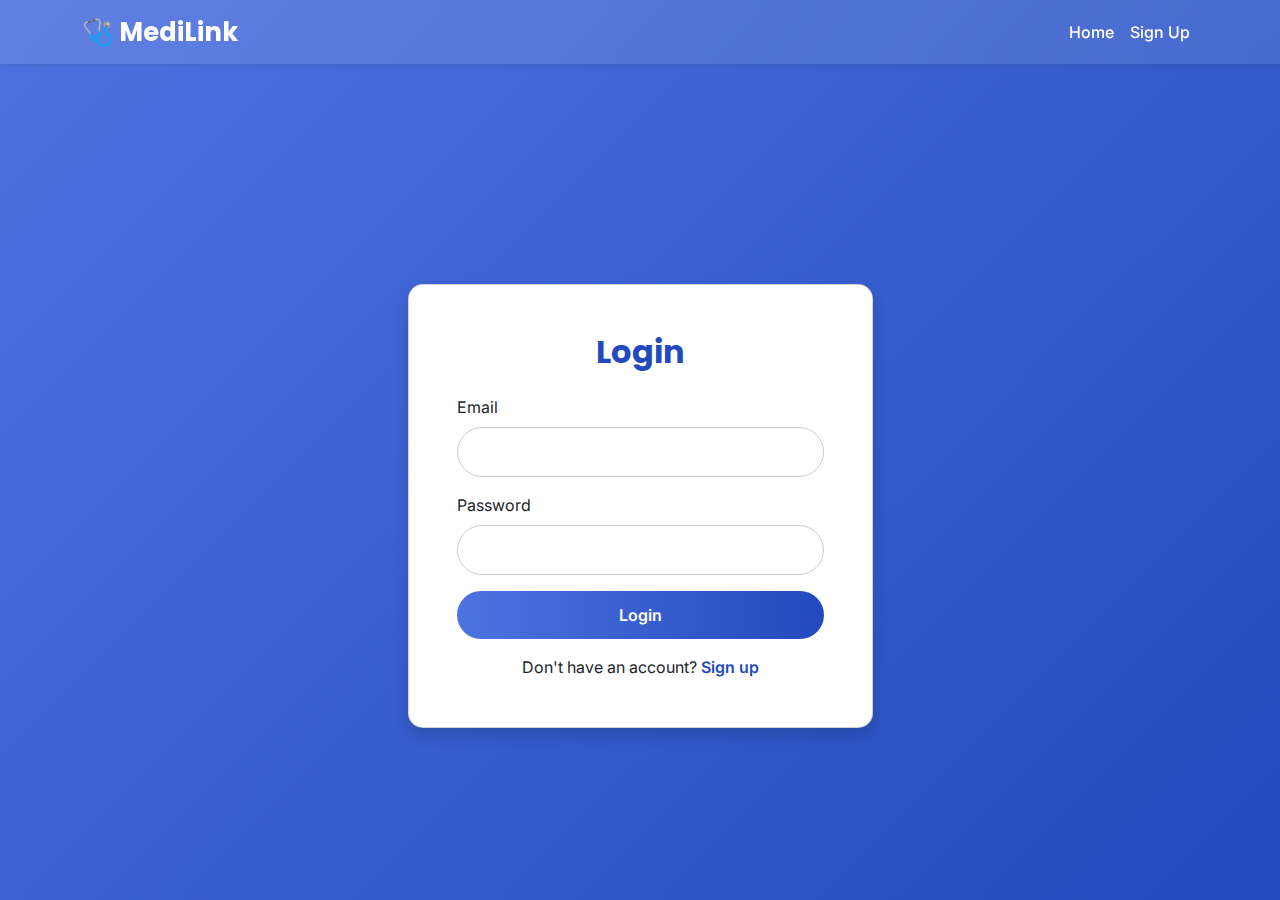
<file: dashboard/lab.html>
<!DOCTYPE html>
<html lang="en">
<head>
    <meta charset="UTF-8">
    <meta name="viewport" content="width=device-width, initial-scale=1.0">
    <title>Lab Technician Dashboard - MediLink</title>
    <link href="https://cdn.jsdelivr.net/npm/bootstrap@5.3.0/dist/css/bootstrap.min.css" rel="stylesheet">
    <link rel="stylesheet" href="../css/styles.css">
</head>
<body>
    <nav class="navbar navbar-expand-lg navbar-dark bg-primary">
        <div class="container-fluid">
            <a class="navbar-brand" href="../index.html">
                <strong>🩺 MediLink</strong> - Lab Technician
            </a>
            <div class="navbar-nav ms-auto">
                <span class="navbar-text me-3" id="userName"></span>
                <button class="btn btn-outline-light btn-sm" onclick="auth.logout()">Logout</button>
            </div>
        </div>
    </nav>

    <div class="container-fluid mt-4">
        <div class="dashboard-header">
            <h2>Lab Technician Dashboard</h2>
            <p class="text-muted mb-0">View assigned tests and upload reports</p>
        </div>

        <!-- Assigned Tests -->
        <div class="card mb-4">
            <div class="card-header">
                <h5 class="mb-0">Assigned Lab Tests</h5>
            </div>
            <div class="card-body">
                <div class="table-responsive">
                    <table class="table table-hover">
                        <thead>
                            <tr>
                                <th>Patient ID</th>
                                <th>Test Name</th>
                                <th>Assigned Date</th>
                                <th>Status</th>
                                <th>Actions</th>
                            </tr>
                        </thead>
                        <tbody id="assignedTestsTableBody">
                            <tr>
                                <td colspan="5" class="text-center">Loading...</td>
                            </tr>
                        </tbody>
                    </table>
                </div>
            </div>
        </div>

        <!-- Upload Report Form -->
        <div class="card">
            <div class="card-header">
                <h5 class="mb-0">Upload Lab Report</h5>
            </div>
            <div class="card-body">
                <form id="uploadReportForm">
                    <div class="mb-3">
                        <label class="form-label">Patient ID</label>
                        <input type="text" class="form-control" id="reportPatientId" required>
                    </div>
                    <div class="mb-3">
                        <label class="form-label">Test Name</label>
                        <input type="text" class="form-control" id="reportTestName" required>
                    </div>
                    <div class="mb-3">
                        <label class="form-label">Report File (PDF or Image)</label>
                        <input type="file" class="form-control" id="reportFile" accept=".pdf,.jpg,.jpeg,.png" required>
                    </div>
                    <button type="submit" class="btn btn-primary">Upload Report</button>
                </form>
                <div id="uploadReportAlert" class="mt-3"></div>
            </div>
        </div>
    </div>

    <script src="https://cdn.jsdelivr.net/npm/bootstrap@5.3.0/dist/js/bootstrap.bundle.min.js"></script>
    <script src="../js/config.js"></script>
    <script src="../js/auth.js"></script>
    <script src="../js/lab.js"></script>
    <script>
        // Check authentication
        if (!auth.isAuthenticated()) {
            window.location.href = '../login.html';
        } else {
            const user = auth.getUser();
            if (user.role !== 'lab') {
                window.location.href = `../dashboard/${user.role}.html`;
            } else {
                document.getElementById('userName').textContent = user.name;
                lab.loadDashboard();
            }
        }
    </script>
</body>
</html>
</file>
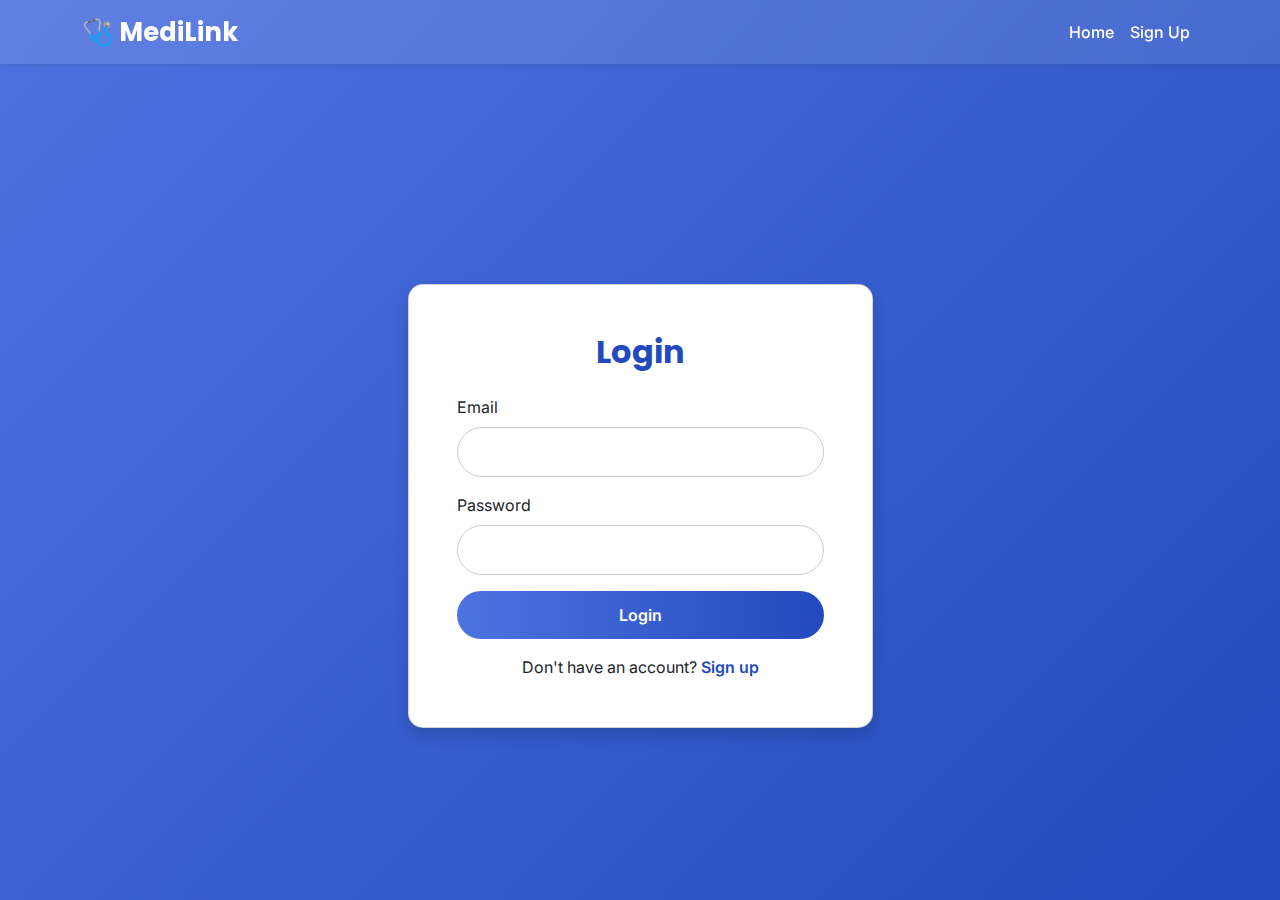
<file: dashboard/patient.html>
<!DOCTYPE html>
<html lang="en">
<head>
    <meta charset="UTF-8">
    <meta name="viewport" content="width=device-width, initial-scale=1.0">
    <title>Patient Dashboard - MediLink</title>
    <link href="https://cdn.jsdelivr.net/npm/bootstrap@5.3.0/dist/css/bootstrap.min.css" rel="stylesheet">
    <link rel="stylesheet" href="../css/styles.css">
</head>
<body>
    <nav class="navbar navbar-expand-lg navbar-dark bg-primary">
        <div class="container-fluid">
            <a class="navbar-brand" href="../index.html">
                <strong>🩺 MediLink</strong> - Patient
            </a>
            <div class="navbar-nav ms-auto">
                <span class="navbar-text me-3" id="userName"></span>
                <button class="btn btn-outline-light btn-sm" onclick="auth.logout()">Logout</button>
            </div>
        </div>
    </nav>

    <div class="container-fluid mt-4">
        <div class="dashboard-header">
            <h2>Patient Dashboard</h2>
            <p class="text-muted mb-0">View your medical records and information</p>
        </div>

        <!-- Patient Info Card -->
        <div class="card mb-4" id="patientInfoCard">
            <div class="card-header">
                <h5 class="mb-0">My Information</h5>
            </div>
            <div class="card-body">
                <div id="patientInfo">
                    <p class="text-center">Loading...</p>
                </div>
                <div class="mt-3">
                    <button class="btn btn-primary" onclick="patient.downloadIdCard()">Download ID Card</button>
                </div>
            </div>
        </div>

        <!-- Tabs -->
        <ul class="nav nav-tabs mb-4" id="patientTabs" role="tablist">
            <li class="nav-item" role="presentation">
                <button class="nav-link active" id="reports-tab" data-bs-toggle="tab" data-bs-target="#reports" type="button">My Reports</button>
            </li>
            <li class="nav-item" role="presentation">
                <button class="nav-link" id="prescriptions-tab" data-bs-toggle="tab" data-bs-target="#prescriptions" type="button">My Prescriptions</button>
            </li>
        </ul>

        <!-- Tab Content -->
        <div class="tab-content" id="patientTabContent">
            <!-- Reports Tab -->
            <div class="tab-pane fade show active" id="reports" role="tabpanel">
                <div class="card">
                    <div class="card-header">
                        <h5 class="mb-0">Lab Reports</h5>
                    </div>
                    <div class="card-body">
                        <div id="reportsContainer">
                            <p class="text-center">Loading...</p>
                        </div>
                    </div>
                </div>
            </div>

            <!-- Prescriptions Tab -->
            <div class="tab-pane fade" id="prescriptions" role="tabpanel">
                <div class="card">
                    <div class="card-header">
                        <h5 class="mb-0">Prescriptions</h5>
                    </div>
                    <div class="card-body">
                        <div id="prescriptionsContainer">
                            <p class="text-center">Loading...</p>
                        </div>
                    </div>
                </div>
            </div>
        </div>
    </div>

    <script src="https://cdn.jsdelivr.net/npm/bootstrap@5.3.0/dist/js/bootstrap.bundle.min.js"></script>
    <script src="../js/config.js"></script>
    <script src="../js/auth.js"></script>
    <script src="../js/patient.js"></script>
    <script>
        // Check authentication
        if (!auth.isAuthenticated()) {
            window.location.href = '../login.html';
        } else {
            const user = auth.getUser();
            if (user.role !== 'patient') {
                window.location.href = `../dashboard/${user.role}.html`;
            } else {
                document.getElementById('userName').textContent = user.name;
                // Note: Patient needs to have a patientId linked to their user account
                // For now, we'll need to implement a way to link users to patients
                patient.loadDashboard();
            }
        }
    </script>
</body>
</html>
</file>
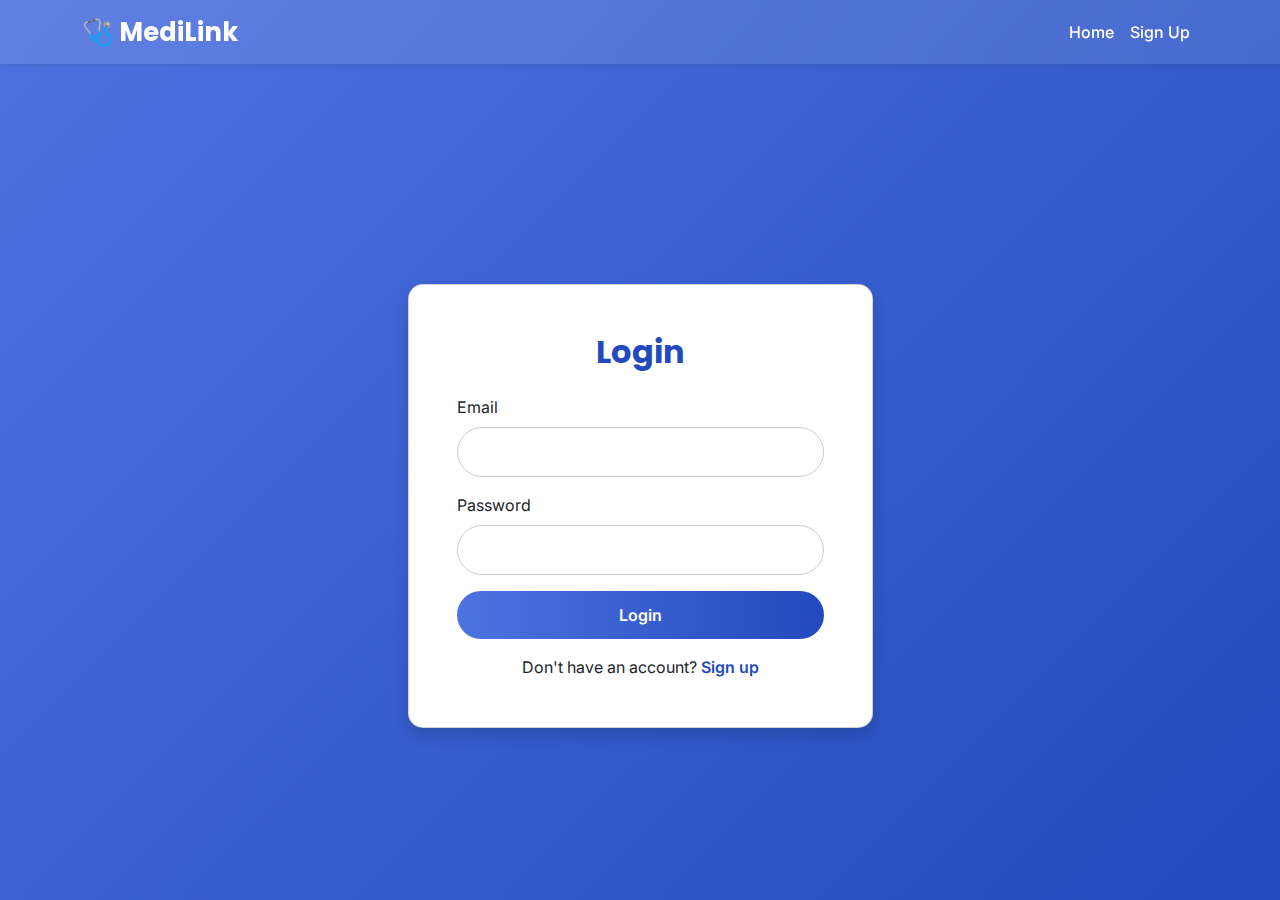
<file: dashboard/pharmacy.html>
<!DOCTYPE html>
<html lang="en">
<head>
    <meta charset="UTF-8">
    <meta name="viewport" content="width=device-width, initial-scale=1.0">
    <title>Pharmacy Dashboard - MediLink</title>
    <link href="https://cdn.jsdelivr.net/npm/bootstrap@5.3.0/dist/css/bootstrap.min.css" rel="stylesheet">
    <link rel="stylesheet" href="../css/styles.css">
</head>
<body>
    <nav class="navbar navbar-expand-lg navbar-dark bg-primary">
        <div class="container-fluid">
            <a class="navbar-brand" href="../index.html">
                <strong>🩺 MediLink</strong> - Pharmacy
            </a>
            <div class="navbar-nav ms-auto">
                <span class="navbar-text me-3" id="userName"></span>
                <button class="btn btn-outline-light btn-sm" onclick="auth.logout()">Logout</button>
            </div>
        </div>
    </nav>

    <div class="container-fluid mt-4">
        <div class="dashboard-header">
            <h2>Pharmacy Dashboard</h2>
            <p class="text-muted mb-0">View and update medicine status</p>
        </div>

        <!-- Search Patient -->
        <div class="card mb-4">
            <div class="card-body">
                <div class="row">
                    <div class="col-md-8">
                        <input type="text" class="form-control" id="searchPatientId" placeholder="Enter Patient ID to view prescriptions">
                    </div>
                    <div class="col-md-4">
                        <button class="btn btn-primary w-100" onclick="pharmacy.searchPrescriptions()">Search</button>
                    </div>
                </div>
            </div>
        </div>

        <!-- Prescriptions Container -->
        <div id="prescriptionsContainer">
            <div class="card">
                <div class="card-body">
                    <p class="text-center text-muted">Enter a Patient ID to view their prescriptions</p>
                </div>
            </div>
        </div>
    </div>

    <script src="https://cdn.jsdelivr.net/npm/bootstrap@5.3.0/dist/js/bootstrap.bundle.min.js"></script>
    <script src="../js/config.js"></script>
    <script src="../js/auth.js"></script>
    <script src="../js/pharmacy.js"></script>
    <script>
        // Check authentication
        if (!auth.isAuthenticated()) {
            window.location.href = '../login.html';
        } else {
            const user = auth.getUser();
            if (user.role !== 'pharmacy') {
                window.location.href = `../dashboard/${user.role}.html`;
            } else {
                document.getElementById('userName').textContent = user.name;
            }
        }
    </script>
</body>
</html>
</file>
<file: css/styles.css>
/* MediLink Custom Styles */

:root {
    --primary-color: #0d6efd;
    --secondary-color: #6c757d;
    --success-color: #198754;
    --danger-color: #dc3545;
    --warning-color: #ffc107;
    --info-color: #0dcaf0;
}

body {
    font-family: 'Segoe UI', Tahoma, Geneva, Verdana, sans-serif;
    background-color: #f8f9fa;
    min-height: 100vh;
    display: flex;
    flex-direction: column;
}

main {
    flex: 1;
}

.navbar-brand {
    font-size: 1.5rem;
    font-weight: bold;
}

.card {
    border: none;
    border-radius: 10px;
    transition: transform 0.2s, box-shadow 0.2s;
}

.card:hover {
    transform: translateY(-5px);
    box-shadow: 0 4px 8px rgba(0,0,0,0.1) !important;
}

.card-header {
    background-color: var(--primary-color);
    color: white;
    border-radius: 10px 10px 0 0 !important;
    padding: 1rem 1.5rem;
}

.btn {
    border-radius: 5px;
    padding: 0.5rem 1.5rem;
    font-weight: 500;
}

.btn-primary {
    background-color: var(--primary-color);
    border-color: var(--primary-color);
}

.btn-primary:hover {
    background-color: #0b5ed7;
    border-color: #0a58ca;
}

.table {
    background-color: white;
    border-radius: 10px;
    overflow: hidden;
}

.table thead {
    background-color: var(--primary-color);
    color: white;
}

.table tbody tr:hover {
    background-color: #f8f9fa;
}

.form-control, .form-select {
    border-radius: 5px;
    border: 1px solid #ced4da;
    padding: 0.5rem 0.75rem;
}

.form-control:focus, .form-select:focus {
    border-color: var(--primary-color);
    box-shadow: 0 0 0 0.2rem rgba(13, 110, 253, 0.25);
}

.alert {
    border-radius: 5px;
    border: none;
}

.stats-card {
    background: linear-gradient(135deg, var(--primary-color) 0%, #0b5ed7 100%);
    color: white;
    border-radius: 10px;
    padding: 1.5rem;
    margin-bottom: 1rem;
}

.stats-card h3 {
    font-size: 2.5rem;
    font-weight: bold;
    margin: 0;
}

.stats-card p {
    margin: 0;
    opacity: 0.9;
}

.dashboard-header {
    background-color: white;
    padding: 1.5rem;
    border-radius: 10px;
    margin-bottom: 2rem;
    box-shadow: 0 2px 4px rgba(0,0,0,0.1);
}

.dashboard-header h2 {
    margin: 0;
    color: var(--primary-color);
}

.loading-spinner {
    display: inline-block;
    width: 20px;
    height: 20px;
    border: 3px solid rgba(255,255,255,.3);
    border-radius: 50%;
    border-top-color: #fff;
    animation: spin 1s ease-in-out infinite;
}

@keyframes spin {
    to { transform: rotate(360deg); }
}

.badge {
    padding: 0.5em 0.75em;
    border-radius: 5px;
    font-weight: 500;
}

.badge-pending {
    background-color: var(--warning-color);
    color: #000;
}

.badge-issued {
    background-color: var(--success-color);
    color: white;
}

.badge-completed {
    background-color: var(--success-color);
    color: white;
}

.file-upload-area {
    border: 2px dashed #ced4da;
    border-radius: 10px;
    padding: 2rem;
    text-align: center;
    background-color: #f8f9fa;
    transition: all 0.3s;
}

.file-upload-area:hover {
    border-color: var(--primary-color);
    background-color: #e7f1ff;
}

.file-upload-area.dragover {
    border-color: var(--primary-color);
    background-color: #e7f1ff;
}

.medicine-item {
    background-color: white;
    border: 1px solid #dee2e6;
    border-radius: 5px;
    padding: 1rem;
    margin-bottom: 0.5rem;
    display: flex;
    justify-content: space-between;
    align-items: center;
}

.medicine-item:hover {
    background-color: #f8f9fa;
}

.patient-card {
    background-color: white;
    border-radius: 10px;
    padding: 1.5rem;
    margin-bottom: 1rem;
    box-shadow: 0 2px 4px rgba(0,0,0,0.1);
}

.patient-card h5 {
    color: var(--primary-color);
    margin-bottom: 0.5rem;
}

.patient-card p {
    margin-bottom: 0.25rem;
    color: #6c757d;
}

.report-item {
    background-color: white;
    border-left: 4px solid var(--primary-color);
    border-radius: 5px;
    padding: 1rem;
    margin-bottom: 1rem;
}

.report-item h6 {
    color: var(--primary-color);
    margin-bottom: 0.5rem;
}

.prescription-card {
    background-color: white;
    border-radius: 10px;
    padding: 1.5rem;
    margin-bottom: 1.5rem;
    box-shadow: 0 2px 4px rgba(0,0,0,0.1);
}

.prescription-card .prescription-header {
    border-bottom: 2px solid #dee2e6;
    padding-bottom: 1rem;
    margin-bottom: 1rem;
}

.prescription-card .prescription-header h5 {
    color: var(--primary-color);
    margin: 0;
}

footer {
    margin-top: auto;
    background-color: #343a40;
    color: white;
    padding: 2rem 0;
}

/* Responsive adjustments */
@media (max-width: 768px) {
    .stats-card h3 {
        font-size: 2rem;
    }
    
    .dashboard-header {
        padding: 1rem;
    }
}

/* Print styles for ID card */
@media print {
    body {
        background-color: white;
    }
    
    .no-print {
        display: none !important;
    }
}
</file>
